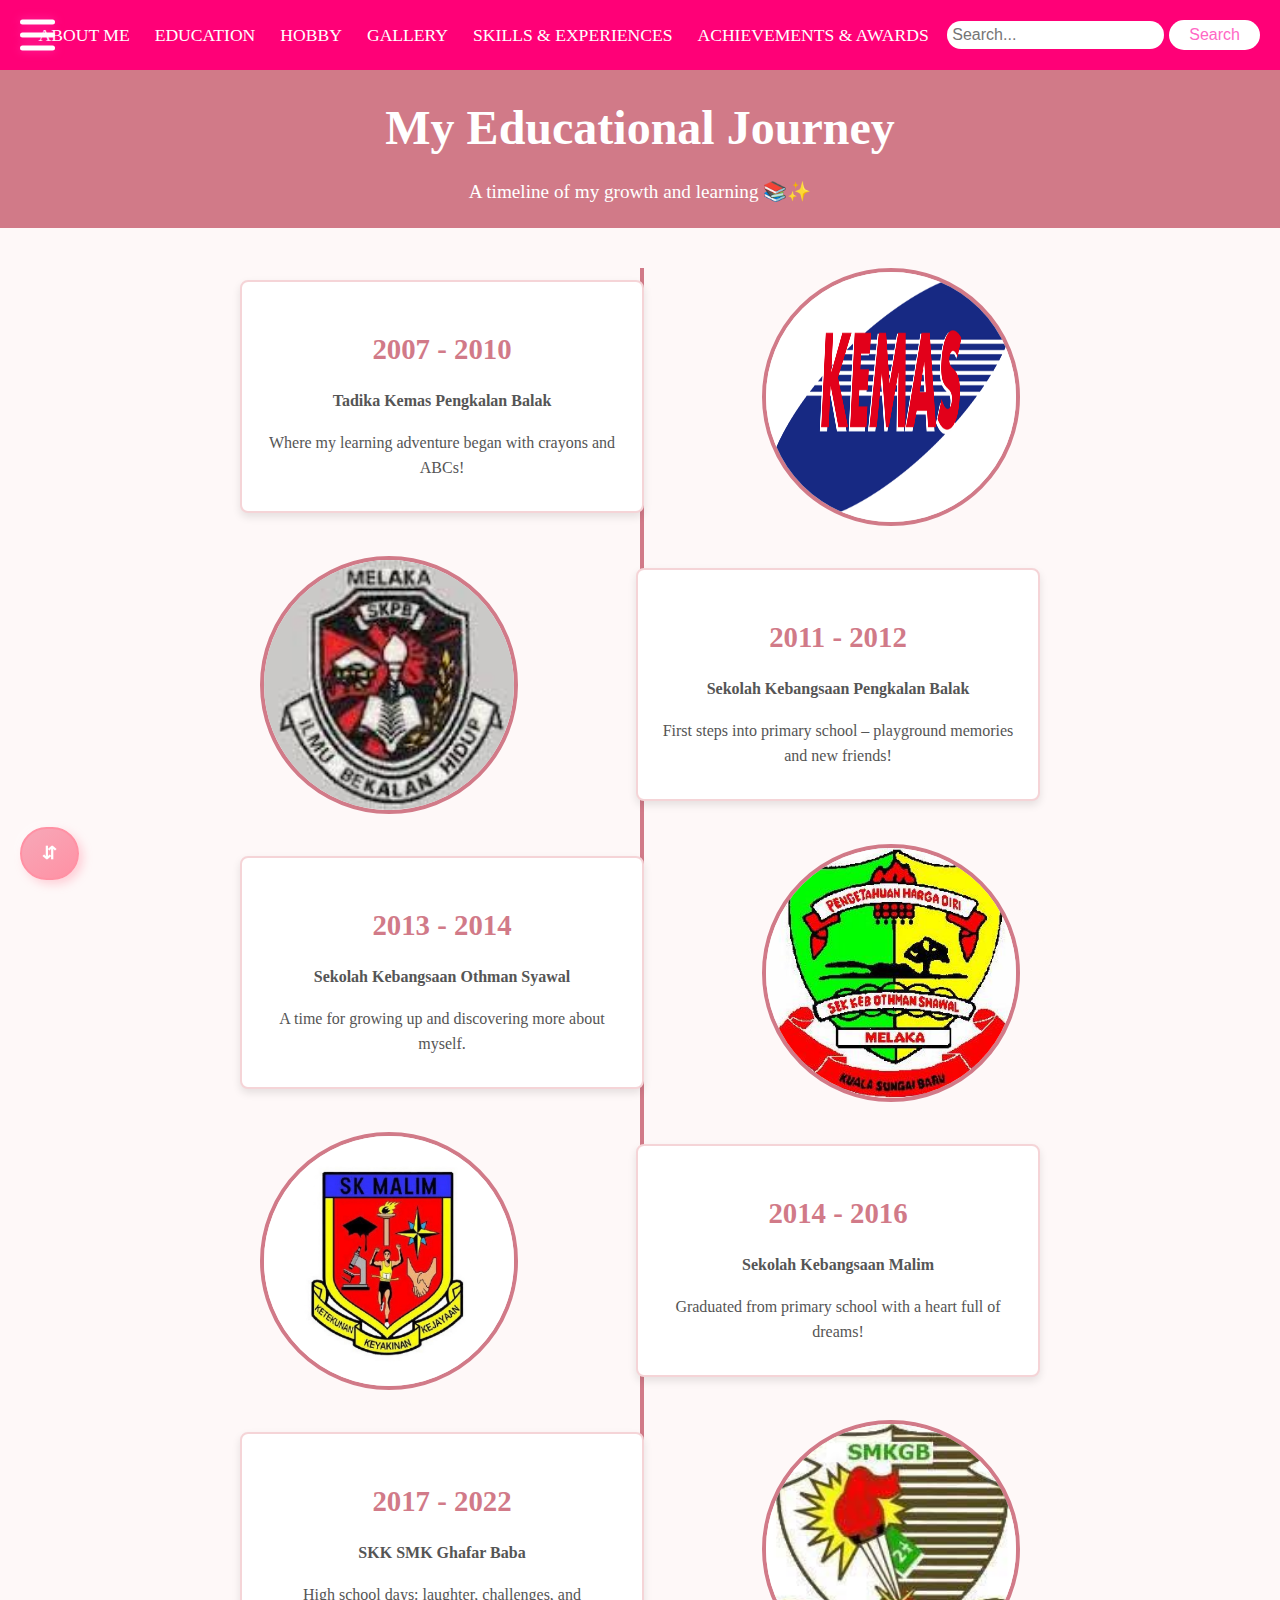
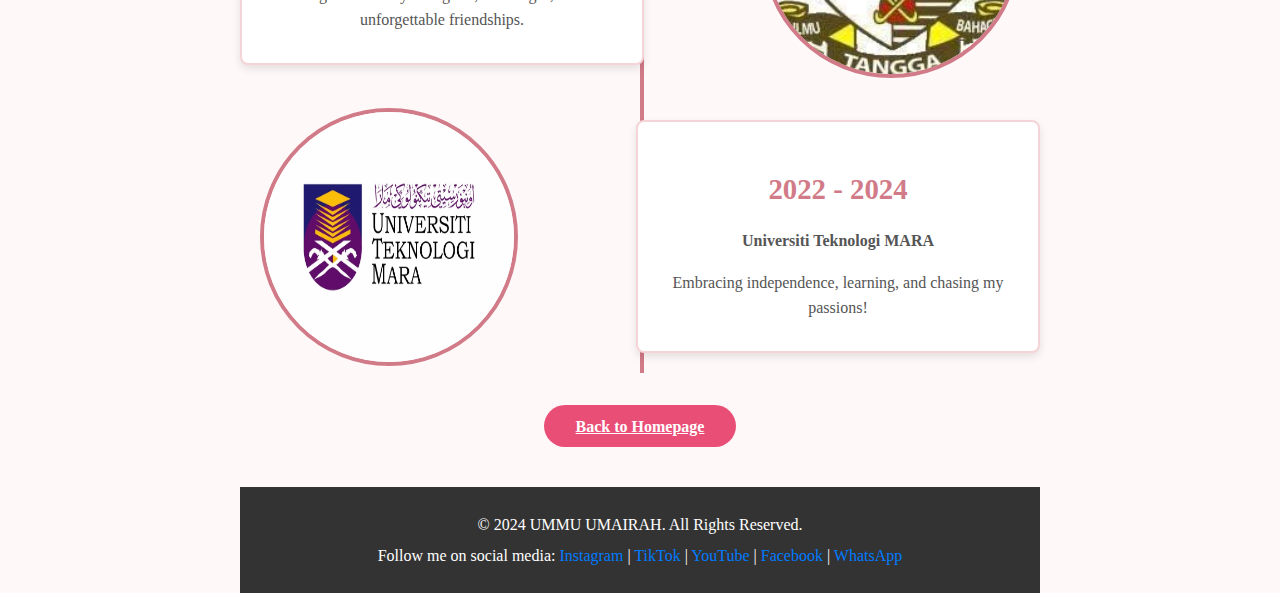
<file: EDUCATION.html>
<!DOCTYPE html>
<html lang="en">
<head>
    <meta charset="UTF-8">
    <meta name="viewport" content="width=device-width, initial-scale=1.0">
    <title>Educational Journey</title>
    <link rel="stylesheet" href="styles.css">
 

    <style>
        body {
    margin: 0;
    padding: 0;
    font-family: Georgia, 'Times New Roman';
    background-color: #fef8f8;
    color: #555;
    line-height: 1.6;
}

        header {
            background-color: #d17a88;
            color: white;
            text-align: center;
            padding: 20px 0;
            margin-bottom: 40px;
            font-family: Georgia, cursive;
        }

        header h1 {
            font-size: 3rem;
            margin: 0;
        }

        header p {
            font-size: 1.2rem;
            margin: 10px 0 0;
        }

        .top-box {
            display: flex;
            justify-content: space-between; 
            align-items: center; 
            background-color: #ff0077;
            padding: 20px;
            color: white;
            z-index: 1000;
            position: relative;
        
        }

        .top-box .options {
            flex-grow: 1; 
            display: flex;
            justify-content: center; 
            gap: 25px;
        }

        .top-box .options a {
            text-decoration: none;
            color: white;
            font-size: 1.1em;
            text-transform: uppercase;
            transition: all 0.3s;
        }

        .top-box .options a:hover {
            color: #000000;
        }

        .search-container {
            display: flex;
            align-items: center;
            gap: 10px;
            margin-left: auto;
        }

        .search-container input {
            padding: 5px;
            border: none;
            border-radius: 20px;
            font-size: 1.0em;
            outline: none;
        }

        .search-container button {
            background-color: #ffffff;
            color: #ff67c5;
            padding: 6px 20px;
            border: none;
            border-radius: 20px;
            font-size: 1.0em;
            cursor: pointer;
            margin-left: -5px;
        }

        .search-container button:hover {
            background-color: #ff60b8;
            color: white;
        }

         /* Suggestions List - Enhance with Smooth Transitions */
#suggestionBox {
    position: absolute;
    top: 60px; /* Adjust for proper placement */
    left: 10; 
    width: 110; /* Adjust to align with input */
    background-color: #ffffff;
    color: #000000;
    border-radius: 10px;
    box-shadow: 0 8px 16px rgba(0, 0, 0, 0.15);
    z-index: 100;
    font-size: 1em;
    padding: 10px;
    display: none;
}

.suggestion {
    padding: 12px 15px;
    cursor: pointer;
    font-family: "Arial", sans-serif;
    color: #333333;
    border-bottom: 1px solid #dddddd;
}

.suggestion:last-child {
    border-bottom: none;
}

.suggestion:hover {
    background-color: #ff67c5;
    color: white;
}

.no-results {
    padding: 15px;
    text-align: center;
    color: #ff4444;
    font-size: 0.9em;
    font-style: italic;
}

/* Search Button Enhancements */
.search-container button {
    transition: all 0.3s ease-in-out;
}

.search-container button:hover {
    box-shadow: 0 5px 10px rgba(0, 0, 0, 0.2);
}


        /* Coquette Hamburger Menu */
        .menu-container {
            position: absolute;  
            top: 50%;  
            left: 20px;  
            transform: translateY(-50%);
            z-index: 1000;  
            display: flex;
            flex-direction: column;
            gap: 8px;
            cursor: pointer;
            transition: 0.3s ease;
        }

        .menu-bar {
            width: 35px;
            height: 5px;
            background-color: #ffffff;
            border-radius: 10px;
            transition: 0.3s ease;
            box-shadow: 0 0 10px rgba(255, 86, 199, 0.5);
        }

        .navbar {
            position: fixed;
            top: 0;
            left: 0;
            height: 100%;
            width: 0;
            background-color: rgba(0, 0, 0, 0.9);
            overflow-x: hidden;
            transition: 0.5s;
            padding-top: 60px;
            display: flex;
            flex-direction: column;
            align-items: center;
            justify-content: center;
            z-index: 999;
        }

        .navbar a {
            color: #ffffff;
            text-decoration: none;
            font-size: 28px;
            padding: 15px 25px;
            margin: 10px 0;
            text-transform: uppercase;
            font-weight: bold;
            letter-spacing: 2px;
            transition: 0.3s;
        }

        .navbar a:hover {
            background-color: #ff60b8;
            color: #fff;
            border-radius: 25px;
            transform: scale(1.1);
        }

        .menu-container.active .menu-bar:nth-child(1) {
            transform: rotate(-45deg);
            position: absolute;
            top: 0;
        }

        .menu-container.active .menu-bar:nth-child(2) {
            opacity: 0;
        }

        .menu-container.active .menu-bar:nth-child(3) {
            transform: rotate(45deg);
            position: absolute;
            top: 0;
        }

        .navbar.active {
            width: 250px;
        }

        .timeline {
            max-width: 800px;
            margin: 0 auto;
            position: relative;
        }

        .timeline::before {
            content: '';
            position: absolute;
            width: 4px;
            background-color: #d17a88;
            top: 0;
            bottom: 0;
            left: 50%;
            margin-left: -2px;
        }

        .timeline-item {
            display: flex;
            justify-content: space-between;
            margin-bottom: 30px;
            align-items: center;
        }

        .timeline-item:nth-child(odd) {
            flex-direction: row-reverse;
        }

        .timeline-item-content {
            width: 45%;
            padding: 20px;
            background-color: #fff;
            border: 2px solid #f5d4d7;
            border-radius: 8px;
            box-shadow: 0 4px 8px rgba(0, 0, 0, 0.1);
            text-align: center;
            position: relative;
        }

        .timeline-item-content h2 {
            font-family: 'Dancing Script', cursive;
            font-size: 1.8rem;
            color: #d17a88;
            margin-bottom: 10px;
        }

        .timeline-item-content p {
            font-size: 1rem;
            margin-bottom: 10px;
        }

        .timeline-item img {
            width: 250px;
            height: 250px;
            object-fit: fill;
            border-radius: 50%;
            border: 4px solid #d17a88;
        }

        .timeline-item:nth-child(odd) .timeline-item-content::after {
            content: '';
            position: absolute;
            top: 20px;
            right: -10px;
            border-width: 10px;
            border-style: solid;
            border-color: transparent transparent transparent #fff;
        }

        .timeline-item:nth-child(even) .timeline-item-content::after {
            content: '';
            position: absolute;
            top: 20px;
            left: -10px;
            border-width: 10px;
            border-style: solid;
            border-color: transparent #fff transparent transparent;
        }

        .timeline-item:nth-child(odd) img {
            margin-right: 20px;
        }

        .timeline-item:nth-child(even) img {
            margin-left: 20px;
        }

        .timeline::before {
    content: '';
    position: absolute;
    width: 4px;
    background-color: #d17a88;
    top: 0;
    bottom: 220px; /* Pastikan garis berhenti 50px sebelum akhir timeline */
    left: 50%;
    margin-left: 0px;
}
          /* Back Button */
    .back-button {
      text-align: center;
      margin: 3rem 0;
    }

    .back-button a {
      padding: 0.8rem 2rem;
      background: #e94e77;
      color: #fff;
      border-radius: 25px;
      font-weight: 600;
      transition: background 0.3s ease;
    }

    .back-button a:hover {
      background: #c9375d;
    }

    

        /* Responsive Design */
        @media (max-width: 768px) {
            .name-container h2 {
                font-size: 6vw;
            }

            .main-content video {
                height: auto;
                width: 100%;
            }

            .cards-section {
                padding: 20px;
            }

            .card {
                width: 100%;
                height: 250px;
            }

            .overlay {
                font-size: 4vw;
            }

            .social-media {
                padding: 15px;
            }

            .social-icons img {
                width: 35px;
                height: 35px;
            }

            .contact-section h2 {
                font-size: 28px;
            }

            .contact-section p {
                font-size: 20px;
            }
        }

        @media (max-width: 480px) {
            .name-container h2 {
                font-size: 8vw;
            }

            .cards-section {
                padding: 10px;
            }

            .card {
                width: 100%;
                height: 220px;
            }

            .overlay {
                font-size: 5vw;
            }

        }
    </style>
</head>
<body>

    

    <div class="top-box">

        <div class="menu-container" onclick="toggleMenu()">
            <div class="menu-bar"></div>
            <div class="menu-bar"></div>
            <div class="menu-bar"></div>
        </div>

        <div class="options">
            <a href="ABOUTME.html">About Me</a>
            <a href="EDUCATION.html">Education</a>
            <a href="HOBBY.html">Hobby</a>
            <a href="GALLERY.html">Gallery</a>
            <a href="SKILLSANDEXPERIENCES.html">Skills & Experiences</a>
            <a href="ACHIEVEMENTSANDAWARDS.html">Achievements & Awards</a>
        </div>

        <div class="search-container">
        <input 
            type="text" 
            id="searchInput" 
            placeholder="Search..."
            onfocus="showSuggestionBox()" 
            onblur="hideSuggestionBox()"
            oninput="updateSuggestions()"
        >
        <button onclick="searchFunction()">Search</button>
        <div id="suggestionBox"></div>
    </div>
    
</div>
<!-- Search Results -->
<div class="search-results" id="searchResults"></div>

    <!-- Navbar (hidden initially) -->
    <div class="navbar" id="navbar">
        <a href="ABOUTME.html">About Me</a>
        <a href="EDUCATION.html">Education</a>
        <a href="HOBBY.html">Hobby</a>
        <a href="GALLERY.html">Gallery</a>
        <a href="SKILLSANDEXPERIENCES.html">Skills & Experiences</a>
        <a href="ACHIEVEMENTSANDAWARDS.html">Achievements & Awards</a>
    </div>

    <header>
        <h1>My Educational Journey</h1>
        <p>A timeline of my growth and learning 📚✨</p>
    </header>
    <div class="timeline">
        <!-- Item 1 -->
        <div class="timeline-item">
            <img src="kemas.png" alt="Tadika Kemas Photo">
            <div class="timeline-item-content">
                <h2>2007 - 2010</h2>
                <p><b>Tadika Kemas Pengkalan Balak</b></p>
                <p>Where my learning adventure began with crayons and ABCs!</p>
            </div>
        </div>

        <!-- Item 2 -->
        <div class="timeline-item">
            <img src="skpb.jpeg" alt="SK Pengkalan Balak Photo">
            <div class="timeline-item-content">
                <h2>2011 - 2012</h2>
                <p><b>Sekolah Kebangsaan Pengkalan Balak</b></p>
                <p>First steps into primary school – playground memories and new friends!</p>
            </div>
        </div>

        <!-- Item 3 -->
        <div class="timeline-item">
            <img src="skos.jpeg" alt="SK Othman Syawal Photo">
            <div class="timeline-item-content">
                <h2>2013 - 2014</h2>
                <p><b>Sekolah Kebangsaan Othman Syawal</b></p>
                <p>A time for growing up and discovering more about myself.</p>
            </div>
        </div>

        <!-- Item 4 -->
        <div class="timeline-item">
            <img src="skm.jpg" alt="SK Malim Photo">
            <div class="timeline-item-content">
                <h2>2014 - 2016</h2>
                <p><b>Sekolah Kebangsaan Malim</b></p>
                <p>Graduated from primary school with a heart full of dreams!</p>
            </div>
        </div>

        <!-- Item 5 -->
        <div class="timeline-item">
            <img src="smkgb.jpeg" alt="SMK Ghafar Baba Photo">
            <div class="timeline-item-content">
                <h2>2017 - 2022</h2>
                <p><b>SKK SMK Ghafar Baba</b></p>
                <p>High school days: laughter, challenges, and unforgettable friendships.</p>
            </div>
        </div>

        <!-- Item 6 -->
        <div class="timeline-item">
            <img src="uitm.webp" alt="UiTM Segamat Photo">
            <div class="timeline-item-content">
                <h2>2022 - 2024</h2>
                <p><b>Universiti Teknologi MARA</b></p>
                <p>Embracing independence, learning, and chasing my passions!</p>
            </div>
        </div>

          <!-- Back Button -->
  <div class="back-button">
    <a href="index.html">Back to Homepage</a>
  </div>

  <div class="scroll-button" onclick="toggleScroll()">
    ⇵
</div>

 

    <footer class="footer">
        <p>&copy; 2024 UMMU UMAIRAH. All Rights Reserved.</p>
        <p>Follow me on social media: 
            <a href="https://www.instagram.com/maaairahhh/" target="_blank">Instagram</a> |
            <a href="https://www.tiktok.com/@maaairahhh?_t=8r8PDiRqIxb&_r=1" target="_blank">TikTok</a> |
            <a href="https://www.youtube.com/@maaairahhh" target="_blank">YouTube</a> |
            <a href="https://www.facebook.com/ummu.umairah.378" target="_blank">Facebook</a> |
            <a href="https://wa.link/2l1uoy" target="_blank">WhatsApp</a>
        </p>
    </footer>

    <script>
        // JavaScript to toggle the hamburger menu
        function toggleMenu() {
            const menuContainer = document.querySelector('.menu-container');
            const navbar = document.getElementById('navbar');
            menuContainer.classList.toggle('active');  // Toggle hamburger icon
            navbar.classList.toggle('active');  // Toggle the navbar visibility
        }
        

    // Enhance search functionality with dynamic suggestions
    const searchableItems = [
        { name: "About Me", link: "ABOUTME.html" },
        { name: "Education", link: "EDUCATION.html" },
        { name: "Hobby", link: "HOBBY.html" },
        { name: "Gallery", link: "GALLERY.html" },
        { name: "Skills & Experience", link: "SKILLSANDEXPERIENCES.html" },
        { name: "Achievements & Awards", link: "ACHIEVEMENTSANDAWARDS.html" },
    ];
    
    const searchInput = document.getElementById("searchInput");
    const suggestionBox = document.getElementById("suggestionBox");
    
    // Show suggestion box when focused
    function showSuggestionBox() {
        suggestionBox.style.display = "block";
    }
    
    // Hide suggestion box when input is blurred
    function hideSuggestionBox() {
        setTimeout(() => (suggestionBox.style.display = "none"), 150); // Delay to allow click
    }
    
    // Update suggestions dynamically
    function updateSuggestions() {
        const query = searchInput.value.trim().toLowerCase();
        suggestionBox.innerHTML = "";
    
        if (!query) return; // Don't display suggestions if input is empty
    
        const matches = searchableItems.filter(item =>
            item.name.toLowerCase().includes(query)
        );
    
        if (matches.length > 0) {
            matches.forEach(match => {
                const suggestion = document.createElement("div");
                suggestion.className = "suggestion";
                suggestion.innerText = match.name;
                suggestion.onclick = () => (window.location.href = match.link);
                suggestionBox.appendChild(suggestion);
            });
        } else {
            suggestionBox.innerHTML = "<div class='no-results'>No matches found</div>";
        }
    }
    
    // Handle search button functionality
    function searchFunction() {
        const query = searchInput.value.trim().toLowerCase();
    
        if (!query) {
            alert("Please enter a search term!");
            return;
        }
    
        const match = searchableItems.find(item =>
            item.name.toLowerCase() === query
        );
    
        if (match) {
            window.location.href = match.link;
        } else {
            alert("No exact matches found! Try using suggestions.");
        }
    }
       // Scroll Button Functionality
       let scrollDirection = "down";

function toggleScroll() {
    if (scrollDirection === "down") {
        window.scrollTo({ top: document.body.scrollHeight, behavior: "smooth" });
        scrollDirection = "up";
    } else {
        window.scrollTo({ top: 0, behavior: "smooth" });
        scrollDirection = "down";
    }
}
    
    </script>
    

    </div>
</body>
</html>
</file>
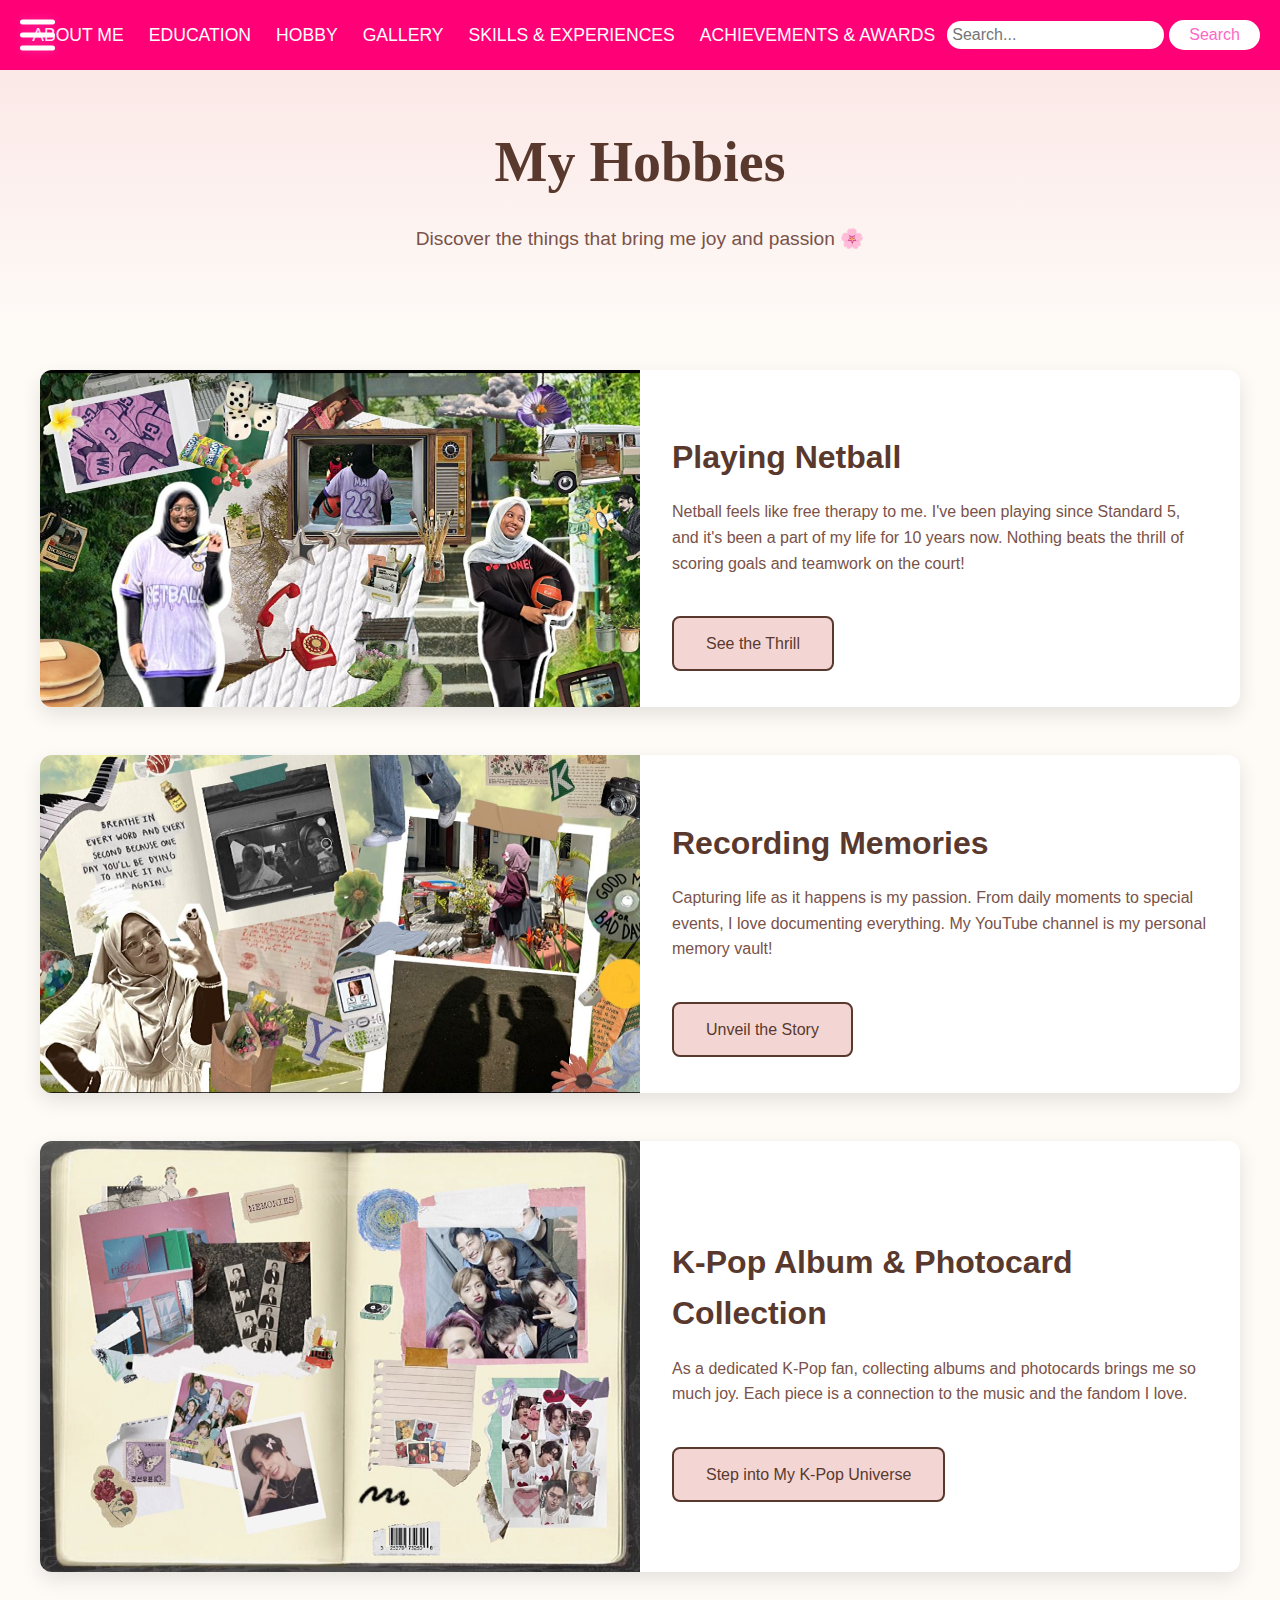
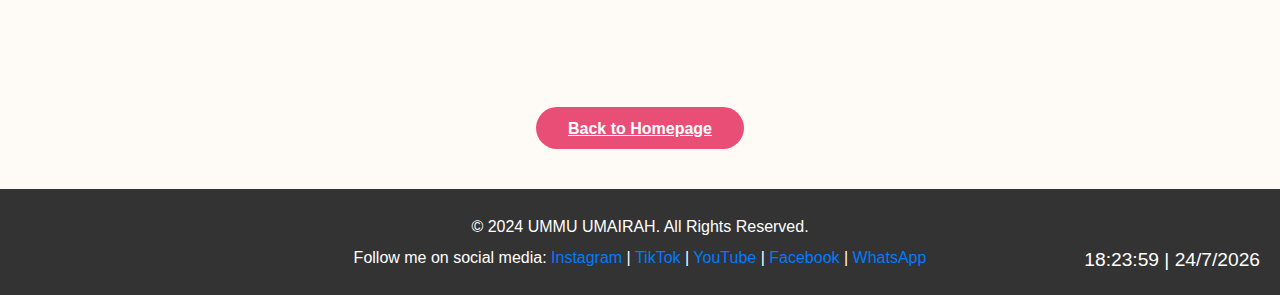
<file: HOBBY.html>
<!DOCTYPE html>
<html lang="en">
<head>
  <meta charset="UTF-8">
  <meta name="viewport" content="width=device-width, initial-scale=1.0">
  <title>My Hobbies</title>
  <link rel="stylesheet" href="styles.css">
  <style>
    /* General Reset */
    body {
      margin: 0;
      padding: 0;
      font-family: 'Poppins', sans-serif;
      background-color: #fefaf6;
      color: #3d3d3d;
      line-height: 1.6;
    }


    
        .top-box {
            display: flex;
            justify-content: space-between; 
            align-items: center; 
            background-color: #ff0077;
            padding: 20px;
            color: white;
            z-index: 1000;
            position: relative;
        
        }

        .top-box .options {
            flex-grow: 1; 
            display: flex;
            justify-content: center; 
            gap: 25px;
        }

        .top-box .options a {
            text-decoration: none;
            color: white;
            font-size: 1.1em;
            text-transform: uppercase;
            transition: all 0.3s;
        }

        .top-box .options a:hover {
            color: #000000;
        }

        .search-container {
            display: flex;
            align-items: center;
            gap: 10px;
            margin-left: auto;
        }

        .search-container input {
            padding: 5px;
            border: none;
            border-radius: 20px;
            font-size: 1.0em;
            outline: none;
        }

        .search-container button {
            background-color: #ffffff;
            color: #ff67c5;
            padding: 6px 20px;
            border: none;
            border-radius: 20px;
            font-size: 1.0em;
            cursor: pointer;
            margin-left: -5px;
        }

        .search-container button:hover {
            background-color: #ff60b8;
            color: white;
        }

         /* Suggestions List - Enhance with Smooth Transitions */
#suggestionBox {
    position: absolute;
    top: 60px; /* Adjust for proper placement */
    left: 10; 
    width: 110; /* Adjust to align with input */
    background-color: #ffffff;
    color: #000000;
    border-radius: 10px;
    box-shadow: 0 8px 16px rgba(0, 0, 0, 0.15);
    z-index: 100;
    font-size: 1em;
    padding: 10px;
    display: none;
}

.suggestion {
    padding: 12px 15px;
    cursor: pointer;
    font-family: "Arial", sans-serif;
    color: #333333;
    border-bottom: 1px solid #dddddd;
}

.suggestion:last-child {
    border-bottom: none;
}

.suggestion:hover {
    background-color: #ff67c5;
    color: white;
}

.no-results {
    padding: 15px;
    text-align: center;
    color: #ff4444;
    font-size: 0.9em;
    font-style: italic;
}

/* Search Button Enhancements */
.search-container button {
    transition: all 0.3s ease-in-out;
}

.search-container button:hover {
    box-shadow: 0 5px 10px rgba(0, 0, 0, 0.2);
}


        /* Coquette Hamburger Menu */
        .menu-container {
            position: absolute;  
            top: 50%;  
            left: 20px;  
            transform: translateY(-50%);
            z-index: 1000;  
            display: flex;
            flex-direction: column;
            gap: 8px;
            cursor: pointer;
            transition: 0.3s ease;
        }

        .menu-bar {
            width: 35px;
            height: 5px;
            background-color: #ffffff;
            border-radius: 10px;
            transition: 0.3s ease;
            box-shadow: 0 0 10px rgba(255, 86, 199, 0.5);
        }

        .navbar {
            position: fixed;
            top: 0;
            left: 0;
            height: 100%;
            width: 0;
            background-color: rgba(0, 0, 0, 0.9);
            overflow-x: hidden;
            transition: 0.5s;
            padding-top: 60px;
            display: flex;
            flex-direction: column;
            align-items: center;
            justify-content: center;
            z-index: 999;
        }

        .navbar a {
            color: #ffffff;
            text-decoration: none;
            font-size: 28px;
            padding: 15px 25px;
            margin: 10px 0;
            text-transform: uppercase;
            font-weight: bold;
            letter-spacing: 2px;
            transition: 0.3s;
        }

        .navbar a:hover {
            background-color: #ff60b8;
            color: #fff;
            border-radius: 25px;
            transform: scale(1.1);
        }

        .menu-container.active .menu-bar:nth-child(1) {
            transform: rotate(-45deg);
            position: absolute;
            top: 0;
        }

        .menu-container.active .menu-bar:nth-child(2) {
            opacity: 0;
        }

        .menu-container.active .menu-bar:nth-child(3) {
            transform: rotate(45deg);
            position: absolute;
            top: 0;
        }

        .navbar.active {
            width: 250px;
        }


    /* Header Section */
    header {
      background: linear-gradient(to bottom, #fbe8e7, #fefaf6);
      padding: 3rem 2rem;
      text-align: center;
      position: relative;
    }

    header h1 {
      font-size: 3.5rem;
      font-family: 'Playfair Display', serif;
      color: #59392d;
      margin: 0;
    }

    header p {
      font-size: 1.2rem;
      color: #7a5249;
      margin-top: 1rem;
    }

    header .cta-btn {
      margin-top: 2rem;
      display: inline-block;
      padding: 0.8rem 2rem;
      background: #e8bcbc;
      color: #fff;
      border: none;
      border-radius: 8px;
      font-size: 1rem;
      cursor: pointer;
      text-decoration: none;
      transition: background 0.3s ease;
    }

    header .cta-btn:hover {
      background: #d19494;
    }

    /* Hobby Sections */
    .hobby-section {
      padding: 3rem 2rem;
      max-width: 1200px;
      margin: 0 auto;
    }

    .hobby {
      display: flex;
      align-items: center;
      margin-bottom: 3rem;
      border-radius: 12px;
      box-shadow: 0 8px 20px rgba(0, 0, 0, 0.1);
      overflow: hidden;
      background-color: #ffffff;
    }

    .hobby img {
      width: 50%;
      height: auto;
      object-fit: cover;
    }

    .hobby-content {
      padding: 2rem;
      width: 50%;
    }

    .hobby-content h2 {
      font-size: 2rem;
      color: #59392d;
      margin-bottom: 1rem;
    }

    .hobby-content p {
      font-size: 1rem;
      color: #7a5249;
      margin-bottom: 1.5rem;
    }

    .hobby-content a {
      display: inline-block;
      margin-top: 1rem;
      padding: 0.8rem 2rem;
      background: #f3d6d4;
      color: #59392d;
      border: 2px solid #59392d;
      border-radius: 8px;
      text-decoration: none;
      font-size: 1rem;
      transition: all 0.3s ease;
      margin-right: 1rem;
    }

    .hobby-content a:hover {
      background: #e8bcbc;
      color: #ffffff;
    }

    .back-button {
      text-align: center;
      margin: 3rem 0;
    }

    .back-button a {
      padding: 0.8rem 2rem;
      background: #e94e77;
      color: #fff;
      border-radius: 25px;
      font-weight: 600;
      transition: background 0.3s ease;
    }

    .back-button a:hover {
      background: #c9375d;
    }

  

        /* Responsive Design */
        @media (max-width: 768px) {
            .name-container h2 {
                font-size: 6vw;
            }

            .main-content video {
                height: auto;
                width: 100%;
            }

            .cards-section {
                padding: 20px;
            }

            .card {
                width: 100%;
                height: 250px;
            }

            .overlay {
                font-size: 4vw;
            }

            .social-media {
                padding: 15px;
            }

            .social-icons img {
                width: 35px;
                height: 35px;
            }

            .contact-section h2 {
                font-size: 28px;
            }

            .contact-section p {
                font-size: 20px;
            }
        }

        @media (max-width: 480px) {
            .name-container h2 {
                font-size: 8vw;
            }

            .cards-section {
                padding: 10px;
            }

            .card {
                width: 100%;
                height: 220px;
            }

            .overlay {
                font-size: 5vw;
            }

        }
  </style>
</head>
<body>

  <div class="top-box">

    <div class="menu-container" onclick="toggleMenu()">
        <div class="menu-bar"></div>
        <div class="menu-bar"></div>
        <div class="menu-bar"></div>
    </div>

    <div class="options">
        <a href="ABOUTME.html">About Me</a>
        <a href="EDUCATION.html">Education</a>
        <a href="HOBBY.html">Hobby</a>
        <a href="GALLERY.html">Gallery</a>
        <a href="SKILLSANDEXPERIENCES.html">Skills & Experiences</a>
        <a href="ACHIEVEMENTSANDAWARDS.html">Achievements & Awards</a>
    </div>

    <div class="search-container">
    <input 
        type="text" 
        id="searchInput" 
        placeholder="Search..."
        onfocus="showSuggestionBox()" 
        onblur="hideSuggestionBox()"
        oninput="updateSuggestions()"
    >
    <button onclick="searchFunction()">Search</button>
    <div id="suggestionBox"></div>
</div>

</div>
<!-- Search Results -->
<div class="search-results" id="searchResults"></div>

<!-- Navbar (hidden initially) -->
<div class="navbar" id="navbar">
    <a href="ABOUTME.html">About Me</a>
    <a href="EDUCATION.html">Education</a>
    <a href="HOBBY.html">Hobby</a>
    <a href="GALLERY.html">Gallery</a>
    <a href="SKILLSANDEXPERIENCES.html">Skills & Experiences</a>
    <a href="ACHIEVEMENTSANDAWARDS.html">Achievements & Awards</a>
</div>


  <header>
    <h1>My Hobbies</h1>
    <p>Discover the things that bring me joy and passion 🌸</p>
  </header>

  <section id="hobbies" class="hobby-section">
    <!-- Hobby 1: Netball -->
    <div class="hobby">
      <img src="netball1.jpg" alt="Netball">
      <div class="hobby-content">
        <h2>Playing Netball</h2>
        <p>Netball feels like free therapy to me. I've been playing since Standard 5, and it's been a part of my life for 10 years now. Nothing beats the thrill of scoring goals and teamwork on the court!</p>
        <a href="netball.html">See the Thrill</a>
      </div>
    </div>

    <!-- Hobby 2: Recording Memories -->
    <div class="hobby">
      <img src="record.jpg" alt="Recording Memories">
      <div class="hobby-content">
        <h2>Recording Memories</h2>
        <p>Capturing life as it happens is my passion. From daily moments to special events, I love documenting everything. My YouTube channel is my personal memory vault!</p>
        <a href="recording memories.html">Unveil the Story</a>
       
      </div>
    </div>

    <!-- Hobby 3: K-Pop Collecting -->
    <div class="hobby">
      <img src="kpop.jpg" alt="K-Pop Collection">
      <div class="hobby-content">
        <h2>K-Pop Album & Photocard Collection</h2>
        <p>As a dedicated K-Pop fan, collecting albums and photocards brings me so much joy. Each piece is a connection to the music and the fandom I love.</p>
        <a href="kpopmerchcollector.html">Step into My K-Pop Universe</a>
        
      </div>
    </div>
  </section>

  <div class="back-button">
    <a href="index.html">Back to Homepage</a>
  </div>


    <footer class="footer">
        <p>&copy; 2024 UMMU UMAIRAH. All Rights Reserved.</p>
        <p>Follow me on social media: 
            <a href="https://www.instagram.com/maaairahhh/" target="_blank">Instagram</a> |
            <a href="https://www.tiktok.com/@maaairahhh?_t=8r8PDiRqIxb&_r=1" target="_blank">TikTok</a> |
            <a href="https://www.youtube.com/@maaairahhh" target="_blank">YouTube</a> |
            <a href="https://www.facebook.com/ummu.umairah.378" target="_blank">Facebook</a> |
            <a href="https://wa.link/2l1uoy" target="_blank">WhatsApp</a>
        </p>
        <div id="clock" class="footer-clock">
    </footer>

    <script>
      // JavaScript to toggle the hamburger menu
      function toggleMenu() {
          const menuContainer = document.querySelector('.menu-container');
          const navbar = document.getElementById('navbar');
          menuContainer.classList.toggle('active');  // Toggle hamburger icon
          navbar.classList.toggle('active');  // Toggle the navbar visibility
      }
      

  // Enhance search functionality with dynamic suggestions
  const searchableItems = [
      { name: "About Me", link: "ABOUTME.html" },
      { name: "Education", link: "EDUCATION.html" },
      { name: "Hobby", link: "HOBBY.html" },
      { name: "Gallery", link: "GALLERY.html" },
      { name: "Skills & Experience", link: "SKILLSANDEXPERIENCES.html" },
      { name: "Achievements & Awards", link: "ACHIEVEMENTSANDAWARDS.html" },
  ];
  
  const searchInput = document.getElementById("searchInput");
  const suggestionBox = document.getElementById("suggestionBox");
  
  // Show suggestion box when focused
  function showSuggestionBox() {
      suggestionBox.style.display = "block";
  }
  
  // Hide suggestion box when input is blurred
  function hideSuggestionBox() {
      setTimeout(() => (suggestionBox.style.display = "none"), 150); // Delay to allow click
  }
  
  // Update suggestions dynamically
  function updateSuggestions() {
      const query = searchInput.value.trim().toLowerCase();
      suggestionBox.innerHTML = "";
  
      if (!query) return; // Don't display suggestions if input is empty
  
      const matches = searchableItems.filter(item =>
          item.name.toLowerCase().includes(query)
      );
  
      if (matches.length > 0) {
          matches.forEach(match => {
              const suggestion = document.createElement("div");
              suggestion.className = "suggestion";
              suggestion.innerText = match.name;
              suggestion.onclick = () => (window.location.href = match.link);
              suggestionBox.appendChild(suggestion);
          });
      } else {
          suggestionBox.innerHTML = "<div class='no-results'>No matches found</div>";
      }
  }
  
  // Handle search button functionality
  function searchFunction() {
      const query = searchInput.value.trim().toLowerCase();
  
      if (!query) {
          alert("Please enter a search term!");
          return;
      }
  
      const match = searchableItems.find(item =>
          item.name.toLowerCase() === query
      );
  
      if (match) {
          window.location.href = match.link;
      } else {
          alert("No exact matches found! Try using suggestions.");
      }
  }
  function updateClock() {
    const clockElement = document.getElementById('clock');
    const currentDate = new Date();

    const hours = currentDate.getHours().toString().padStart(2, '0');
    const minutes = currentDate.getMinutes().toString().padStart(2, '0');
    const seconds = currentDate.getSeconds().toString().padStart(2, '0');

    const day = currentDate.getDate();
    const month = currentDate.getMonth() + 1; // Months are zero-based in JavaScript
    const year = currentDate.getFullYear();

    // Format the clock as HH:MM:SS and Date as DD/MM/YYYY
    clockElement.innerHTML = `${hours}:${minutes}:${seconds} | ${day}/${month}/${year}`;
}

// Update the clock every second
setInterval(updateClock, 1000);

// Initialize the clock when the page loads
updateClock();

  </script>
  
</body>
</html>
</file>
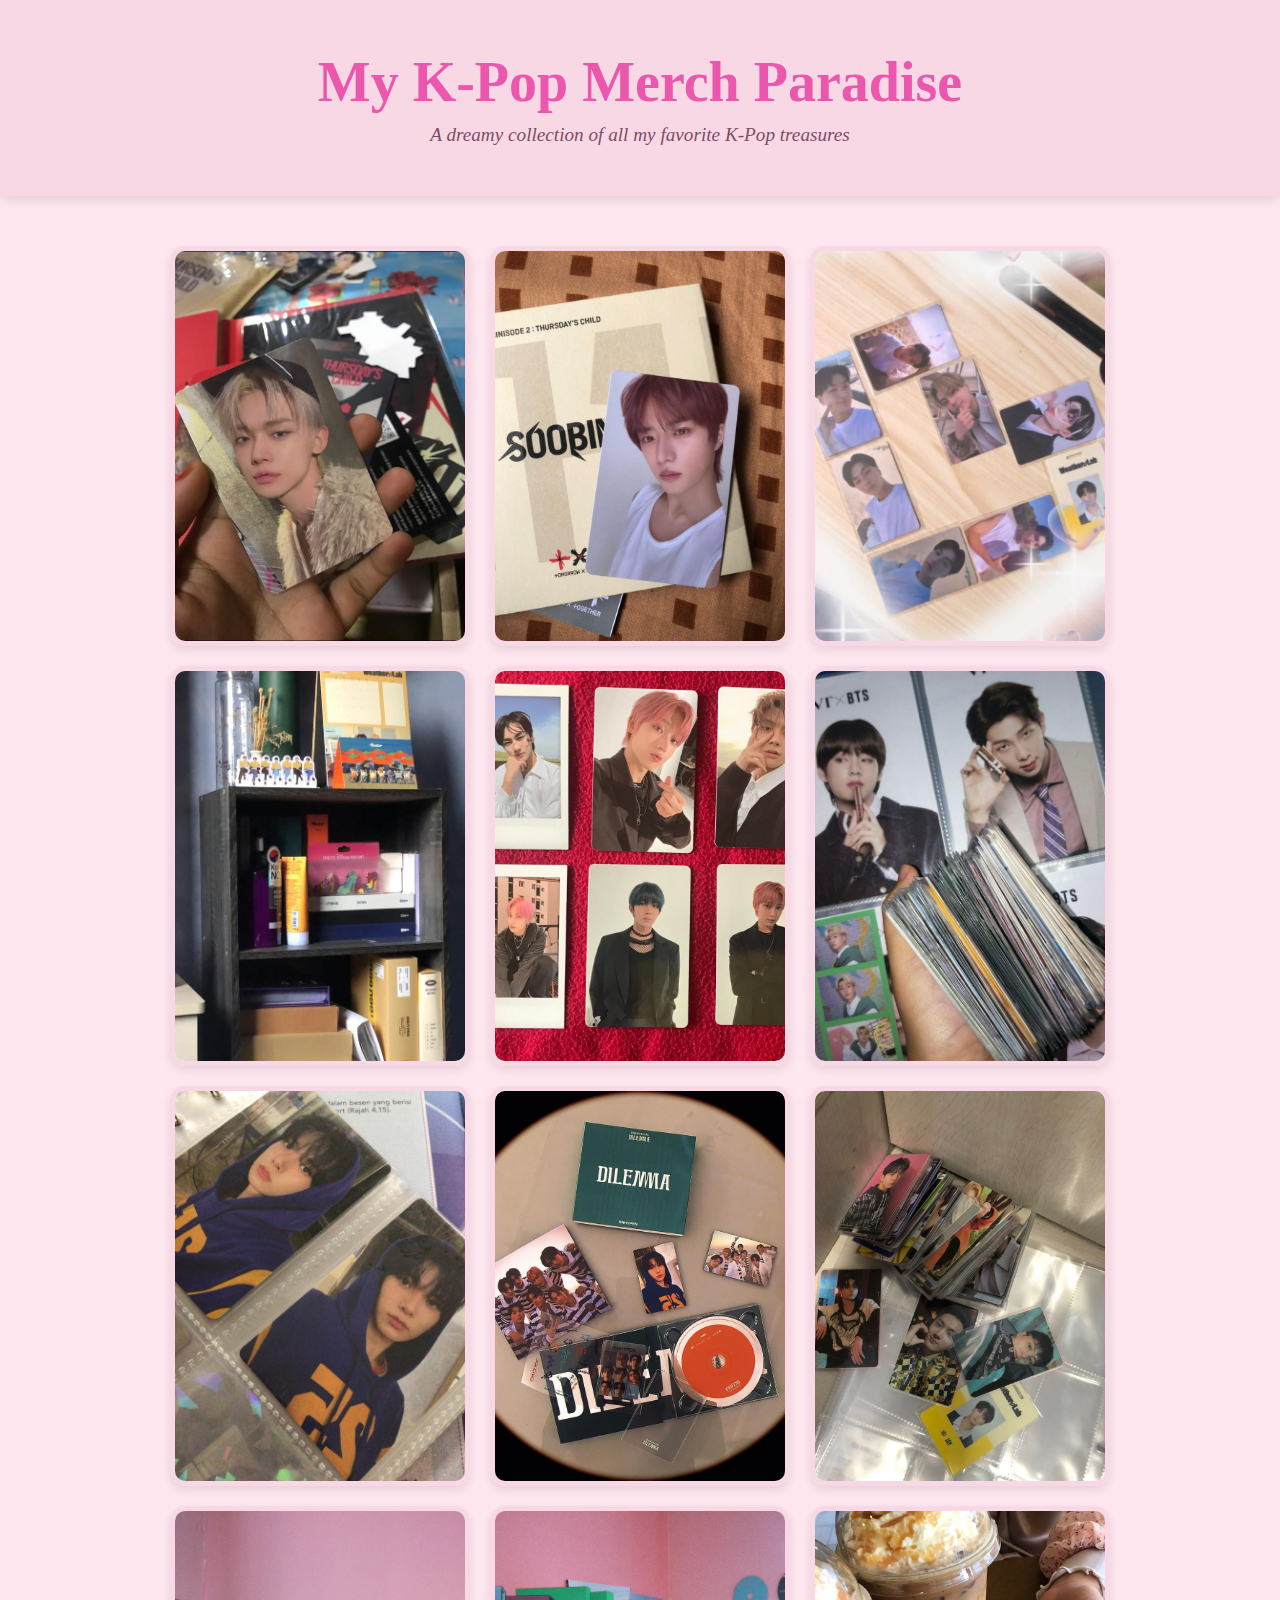
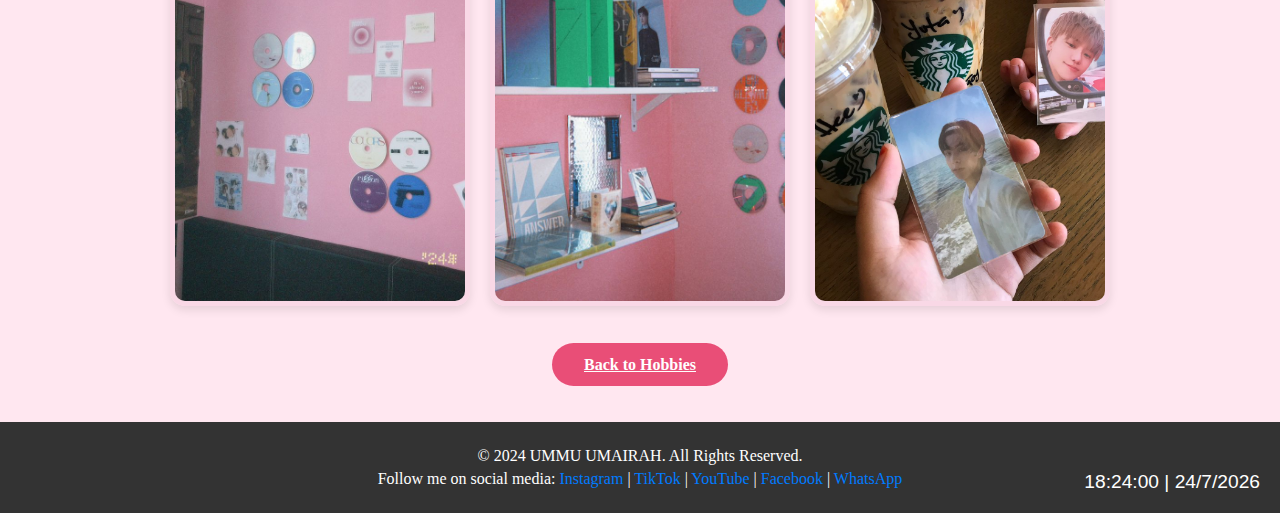
<file: kpopmerchcollector.html>
<!DOCTYPE html>
<html lang="en">
<head>
    <meta charset="UTF-8">
    <meta name="viewport" content="width=device-width, initial-scale=1.0">
    <title>My K-Pop Merch</title>
    <link rel="stylesheet" href="styles.css">
    <style>
        /* General Reset */
        * {
            margin: 0;
            padding: 0;
            box-sizing: border-box;
        }

        body {
            font-family: 'Georgia', serif;
            background-color: #ffe7f0; /* Soft pink background */
            color: #fd4ab0; /* Muted plum for text */
        }

        .header {
            text-align: center;
            padding: 50px 20px;
            background-color: #f9d8e6; /* Slightly darker pink for header section */
            box-shadow: 0px 4px 10px rgba(0, 0, 0, 0.1);
        }

        .header h1 {
            font-size: 3.5em;
            color: #ec57ae; /* Plum pink */
            margin-bottom: 10px;
        }

        .header p {
            font-size: 1.2em;
            font-style: italic;
            color: #7e4c63;
        }

        .gallery {
            display: flex;
            justify-content: center;
            align-items: center;
            flex-wrap: wrap;
            gap: 20px;
            margin: 50px auto;
            padding: 0 20px;
            max-width: 1200px;
        }

        .gallery img {
            width: 300px;
            height: 400px;
            object-fit: cover;
            border: 5px solid #f9d8e6; /* Soft pink border */
            border-radius: 15px;
            box-shadow: 0px 4px 10px rgba(0, 0, 0, 0.1);
            transition: transform 0.3s ease, box-shadow 0.3s ease;
        }

        .gallery img:hover {
            transform: scale(1.05); /* Subtle zoom on hover */
            box-shadow: 0px 6px 15px rgba(0, 0, 0, 0.2);
        }
/* Back Button */
.back-button {
      text-align: center;
      margin: 3rem 0;
    }

    .back-button a {
      padding: 0.8rem 2rem;
      background: #e94e77;
      color: #fff;
      border-radius: 25px;
      font-weight: 600;
      transition: background 0.3s ease;
    }

    .back-button a:hover {
      background: #c9375d;
    }


        /* Responsive Design */
        @media (max-width: 768px) {
            .name-container h2 {
                font-size: 6vw;
            }

            .main-content video {
                height: auto;
                width: 100%;
            }

            .cards-section {
                padding: 20px;
            }

            .card {
                width: 100%;
                height: 250px;
            }

            .overlay {
                font-size: 4vw;
            }

            .social-media {
                padding: 15px;
            }

            .social-icons img {
                width: 35px;
                height: 35px;
            }

            .contact-section h2 {
                font-size: 28px;
            }

            .contact-section p {
                font-size: 20px;
            }
        }

        @media (max-width: 480px) {
            .name-container h2 {
                font-size: 8vw;
            }

            .cards-section {
                padding: 10px;
            }

            .card {
                width: 100%;
                height: 220px;
            }

            .overlay {
                font-size: 5vw;
            }

        }
    </style>
</head>
<body>
    <div class="header">
        <h1>My K-Pop Merch Paradise</h1>
        <p>A dreamy collection of all my favorite K-Pop treasures</p>
    </div>

    <div class="gallery">
        <!-- Add your image URLs here -->
        <img src="merch1.jpg" alt="K-Pop Merch 1">
        <img src="merch2.jpg" alt="K-Pop Merch 2">
        <img src="merch3.jpg" alt="K-Pop Merch 3">
        <img src="merch4.jpg" alt="K-Pop Merch 1">
        <img src="merch5.jpg" alt="K-Pop Merch 2">
        <img src="merch6.jpg" alt="K-Pop Merch 3">
        <img src="merch7.jpg" alt="K-Pop Merch 1">
        <img src="merch8.jpg" alt="K-Pop Merch 2">
        <img src="merch9.jpg" alt="K-Pop Merch 3">
        <img src="merch10.jpg" alt="K-Pop Merch 1">
        <img src="merch11.jpg" alt="K-Pop Merch 2">
        <img src="merch12.jpg" alt="K-Pop Merch 3">
    </div>

  <!-- Back Button -->
  <div class="back-button">
    <a href="HOBBY.html">Back to Hobbies</a>
  </div>

  <footer class="footer">
    <p>&copy; 2024 UMMU UMAIRAH. All Rights Reserved.</p>
    <p>Follow me on social media: 
        <a href="https://www.instagram.com/maaairahhh/" target="_blank">Instagram</a> |
        <a href="https://www.tiktok.com/@maaairahhh?_t=8r8PDiRqIxb&_r=1" target="_blank">TikTok</a> |
        <a href="https://www.youtube.com/@maaairahhh" target="_blank">YouTube</a> |
        <a href="https://www.facebook.com/ummu.umairah.378" target="_blank">Facebook</a> |
        <a href="https://wa.link/2l1uoy" target="_blank">WhatsApp</a>
    </p>
    <div id="clock" class="footer-clock">
</footer>

<script>
    function updateClock() {
      const clockElement = document.getElementById('clock');
      const currentDate = new Date();
  
      const hours = currentDate.getHours().toString().padStart(2, '0');
      const minutes = currentDate.getMinutes().toString().padStart(2, '0');
      const seconds = currentDate.getSeconds().toString().padStart(2, '0');
  
      const day = currentDate.getDate();
      const month = currentDate.getMonth() + 1; // Months are zero-based in JavaScript
      const year = currentDate.getFullYear();
  
      // Format the clock as HH:MM:SS and Date as DD/MM/YYYY
      clockElement.innerHTML = `${hours}:${minutes}:${seconds} | ${day}/${month}/${year}`;
  }
  
  // Update the clock every second
  setInterval(updateClock, 1000);
  
  // Initialize the clock when the page loads
  updateClock();
</script>  

</body>
</html>
</file>
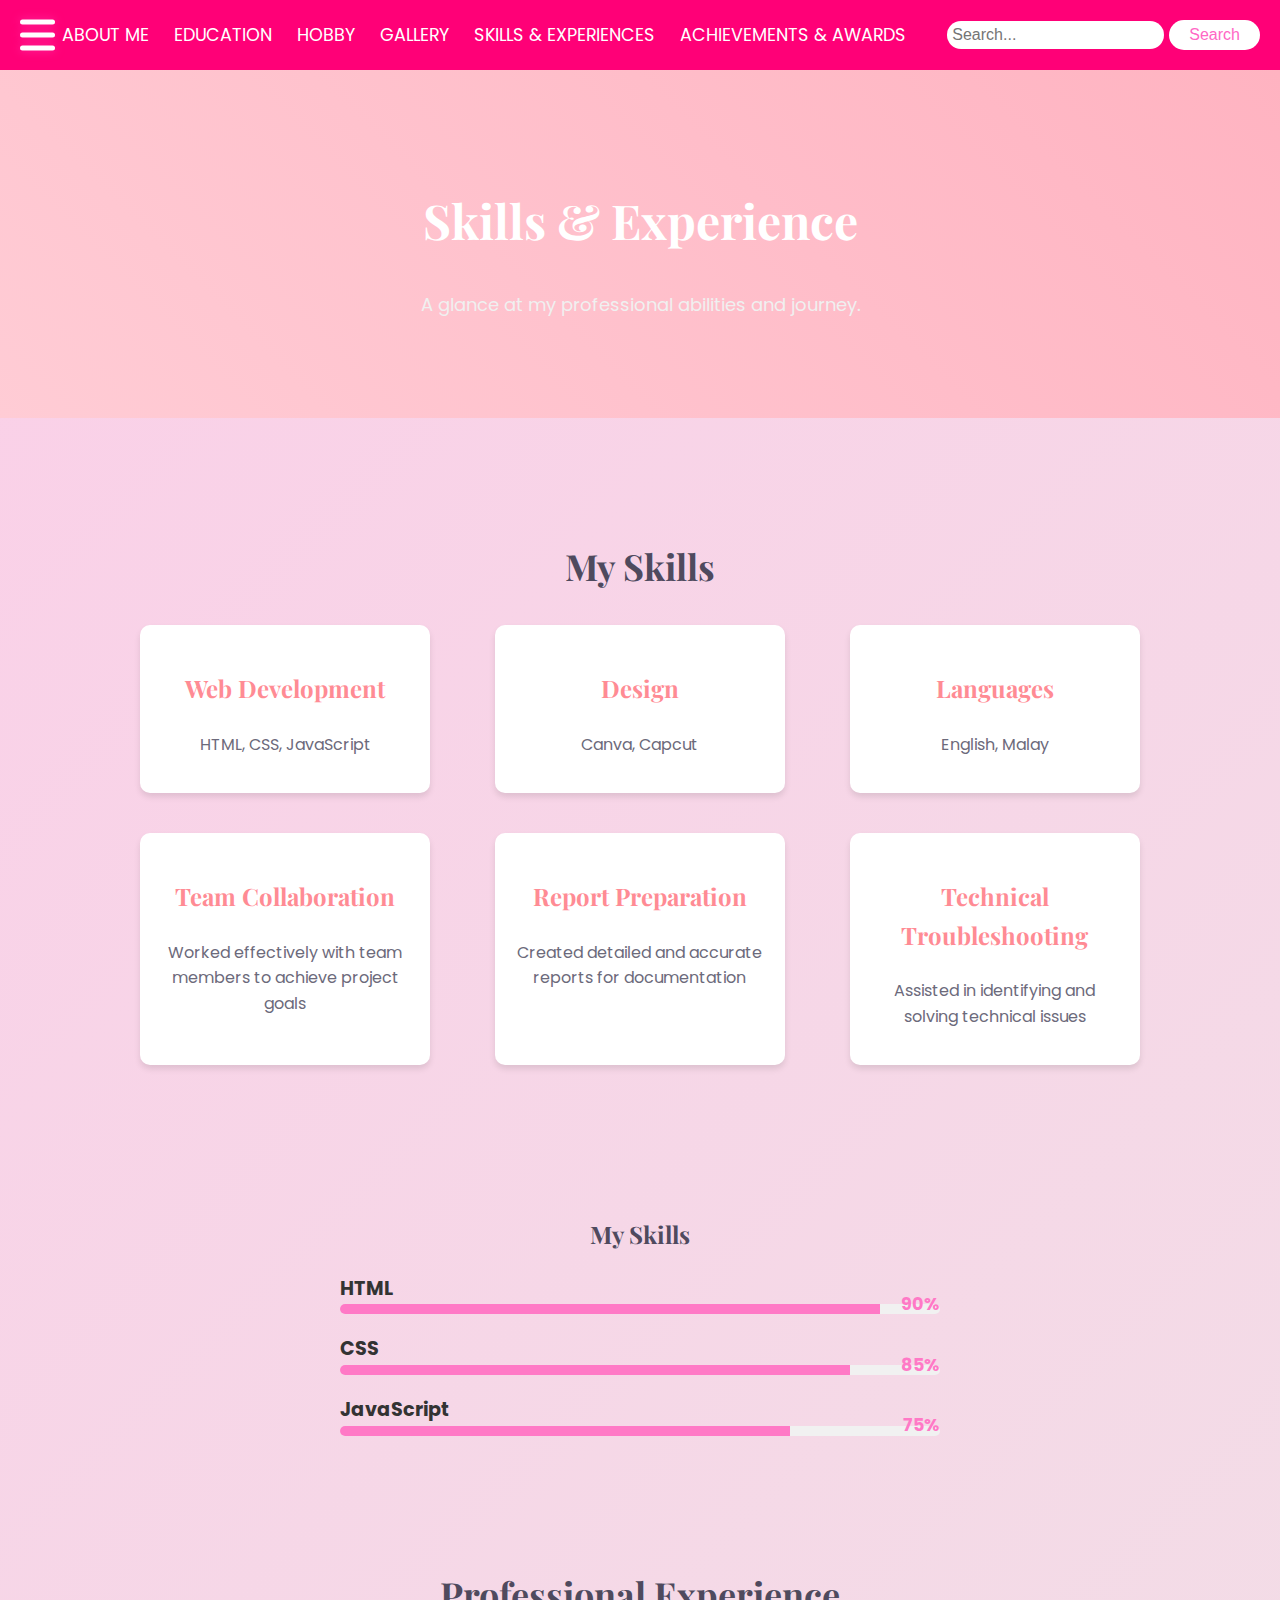
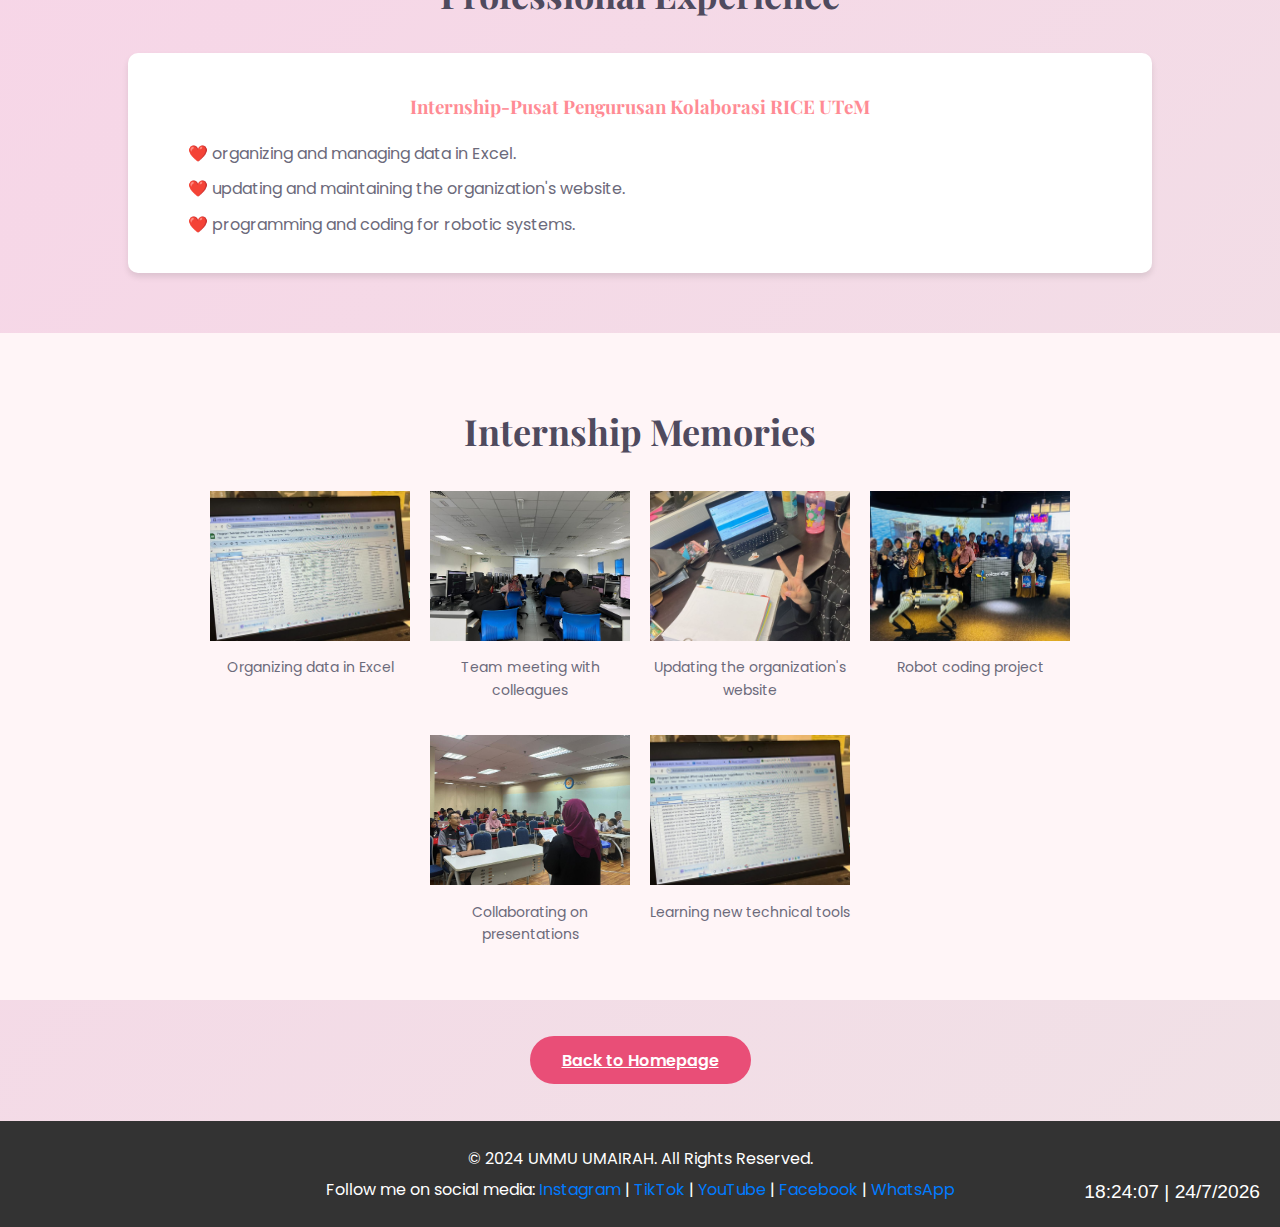
<file: SKILLSANDEXPERIENCES.html>
<!DOCTYPE html>
<html lang="en">
<head>
    <meta charset="UTF-8">
    <meta name="viewport" content="width=device-width, initial-scale=1.0">
    <meta http-equiv="X-UA-Compatible" content="ie=edge">
    <title>Skills & Experience</title>
    <link href="https://fonts.googleapis.com/css2?family=Playfair+Display&family=Poppins:wght@300;400&display=swap" rel="stylesheet">
    <link rel="stylesheet" href="styles.css">
    
    <style>
    body{
        margin: 0;
        padding: 0;
        box-sizing: border-box;
    }
    
    body {
        font-family: 'Poppins', sans-serif;
        background: linear-gradient(135deg, #fbcfe8, #f0e1e6);
        color: #333;
        line-height: 1.6;
    }

    
    .top-box {
            display: flex;
            justify-content: space-between; 
            align-items: center; 
            background-color: #ff0077;
            padding: 20px;
            color: white;
            z-index: 1000;
            position: relative;
        
        }

        .top-box .options {
            flex-grow: 1; 
            display: flex;
            justify-content: center; 
            gap: 25px;
        }

        .top-box .options a {
            text-decoration: none;
            color: white;
            font-size: 1.1em;
            text-transform: uppercase;
            transition: all 0.3s;
        }

        .top-box .options a:hover {
            color: #000000;
        }

        .search-container {
            display: flex;
            align-items: center;
            gap: 10px;
            margin-left: auto;
        }

        .search-container input {
            padding: 5px;
            border: none;
            border-radius: 20px;
            font-size: 1.0em;
            outline: none;
        }

        .search-container button {
            background-color: #ffffff;
            color: #ff67c5;
            padding: 6px 20px;
            border: none;
            border-radius: 20px;
            font-size: 1.0em;
            cursor: pointer;
            margin-left: -5px;
        }

        .search-container button:hover {
            background-color: #ff60b8;
            color: white;
        }

         /* Suggestions List - Enhance with Smooth Transitions */
#suggestionBox {
    position: absolute;
    top: 60px; /* Adjust for proper placement */
    left: 10; 
    width: 110; /* Adjust to align with input */
    background-color: #ffffff;
    color: #000000;
    border-radius: 10px;
    box-shadow: 0 8px 16px rgba(0, 0, 0, 0.15);
    z-index: 100;
    font-size: 1em;
    padding: 10px;
    display: none;
}

.suggestion {
    padding: 12px 15px;
    cursor: pointer;
    font-family: "Arial", sans-serif;
    color: #333333;
    border-bottom: 1px solid #dddddd;
}

.suggestion:last-child {
    border-bottom: none;
}

.suggestion:hover {
    background-color: #ff67c5;
    color: white;
}

.no-results {
    padding: 15px;
    text-align: center;
    color: #ff4444;
    font-size: 0.9em;
    font-style: italic;
}

/* Search Button Enhancements */
.search-container button {
    transition: all 0.3s ease-in-out;
}

.search-container button:hover {
    box-shadow: 0 5px 10px rgba(0, 0, 0, 0.2);
}


        /* Coquette Hamburger Menu */
        .menu-container {
            position: absolute;  
            top: 50%;  
            left: 20px;  
            transform: translateY(-50%);
            z-index: 1000;  
            display: flex;
            flex-direction: column;
            gap: 8px;
            cursor: pointer;
            transition: 0.3s ease;
        }

        .menu-bar {
            width: 35px;
            height: 5px;
            background-color: #ffffff;
            border-radius: 10px;
            transition: 0.3s ease;
            box-shadow: 0 0 10px rgba(255, 86, 199, 0.5);
        }

        .navbar {
            position: fixed;
            top: 0;
            left: 0;
            height: 100%;
            width: 0;
            background-color: rgba(0, 0, 0, 0.9);
            overflow-x: hidden;
            transition: 0.5s;
            padding-top: 60px;
            display: flex;
            flex-direction: column;
            align-items: center;
            justify-content: center;
            z-index: 999;
        }

        .navbar a {
            color: #ffffff;
            text-decoration: none;
            font-size: 28px;
            padding: 15px 25px;
            margin: 10px 0;
            text-transform: uppercase;
            font-weight: bold;
            letter-spacing: 2px;
            transition: 0.3s;
        }

        .navbar a:hover {
            background-color: #ff60b8;
            color: #fff;
            border-radius: 25px;
            transform: scale(1.1);
        }

        .menu-container.active .menu-bar:nth-child(1) {
            transform: rotate(-45deg);
            position: absolute;
            top: 0;
        }

        .menu-container.active .menu-bar:nth-child(2) {
            opacity: 0;
        }

        .menu-container.active .menu-bar:nth-child(3) {
            transform: rotate(45deg);
            position: absolute;
            top: 0;
        }

        .navbar.active {
            width: 250px;
        }

    h1, h2, h3 {
        font-family: 'Playfair Display', serif;
        color: #4f4a5e;
    }
    
    .hero {
        background: linear-gradient(45deg, #ffccd5, #ffb3c1);
        padding: 80px 20px;
        text-align: center;
    }
    
    .hero-title {
        font-size: 48px;
        color: #fff;
    }
    
    .subtitle {
        font-size: 18px;
        color: #f0f0f0;
        margin-top: 10px;
    }
    
    .container {
        width: 80%;
        margin: 0 auto;
    }
    
    .skills, .experience {
        padding: 40px 0;
        text-align: center;
    }
    
    .section-title {
        font-size: 36px;
        margin-bottom: 30px;
    }
    
    .skill-list {
        display: flex;
        justify-content: space-around;
        gap: 40px;
        flex-wrap: wrap;
    }
    
    .skill-item {
        background: #fff;
        padding: 20px;
        width: 250px;
        border-radius: 10px;
        box-shadow: 0 4px 6px rgba(0, 0, 0, 0.1);
        transition: transform 0.3s ease;
    }
    
    .skill-item:hover {
        transform: scale(1.05);
    }
    
    .skill-item h3 {
        font-size: 24px;
        color: #ff8b94;
    }
    
    .skill-item p {
        font-size: 16px;
        color: #6c6a7b;
    }

    .skills {
        margin-top: 50px;
        text-align: center;
    }

    .progress-bar {
        margin: 20px 0;
        position: relative;
        width: 80%;
        max-width: 600px;
        margin-left: auto;
        margin-right: auto;
    }

    .progress {
        background-color: #f1f1f1;
        border-radius: 8px;
        overflow: hidden;
        height: 10px;
    }

    .progress-bar-fill {
        background-color: #ff79c6;
        height: 100%;
        transition: width 0.4s ease-in-out;
    }

    span {
        font-size: 1.2rem;
        color: #333;
        display: block;
        margin-top: 10px;
    }

    .percent {
        position: absolute;
        right: 0;
        top: 50%;
        transform: translateY(-50%);
        font-size: 1.1rem;
        font-weight: bold;
        color: #ff79c6;
    }

    .progress-bar span:first-child {
        text-align: left;
        position: relative;
        font-size: 1.2rem;
        font-weight: bold;
        color: #333;
    }

    
    .experience-item {
        background: #fff;
        padding: 20px;
        margin-bottom: 20px;
        border-radius: 10px;
        box-shadow: 0 4px 6px rgba(0, 0, 0, 0.1);
    }
    
    .experience-item h3 {
        color: #ff8b94;
    }
    
    .role-date {
        font-size: 14px;
        color: #b8b7b7;
        margin-bottom: 10px;
    }
    
    ul {
        list-style-type: none;
        text-align: left;
        font-size: 16px;
        color: #6c6a7b;
    }
    
    ul li {
        margin-bottom: 10px;
    }

    .internship-gallery {
    padding: 40px 0;
    background: #fff5f7;
    text-align: center;
}

.gallery {
    display: flex;
    flex-wrap: wrap;
    justify-content: center;
    gap: 20px;
}

.gallery-item {
    width: 200px;
    text-align: center;
}

.gallery-item img {
    width: 100%; /* Makes the image width flexible */
    height: 150px; /* Keeps height fixed */
    object-fit: cover;
    max-width: 200px; /* Ensures images don't grow too large */
}

.gallery-item img:hover {
    transform: scale(1.05);
}

.gallery-item p {
    font-size: 14px;
    color: #6c6a7b;
    margin-top: 8px;
}
  /* Back Button */
  .back-button {
      text-align: center;
      margin: 3rem 0;
    }

    .back-button a {
      padding: 0.8rem 2rem;
      background: #e94e77;
      color: #fff;
      border-radius: 25px;
      font-weight: 600;
      transition: background 0.3s ease;
    }

    .back-button a:hover {
      background: #c9375d;
    }
    
   

        /* Responsive Design */
        @media (max-width: 768px) {
            .name-container h2 {
                font-size: 6vw;
            }

            .main-content video {
                height: auto;
                width: 100%;
            }

            .cards-section {
                padding: 20px;
            }

            .card {
                width: 100%;
                height: 250px;
            }

            .overlay {
                font-size: 4vw;
            }

            .social-media {
                padding: 15px;
            }

            .social-icons img {
                width: 35px;
                height: 35px;
            }

            .contact-section h2 {
                font-size: 28px;
            }

            .contact-section p {
                font-size: 20px;
            }
        }

        @media (max-width: 480px) {
            .name-container h2 {
                font-size: 8vw;
            }

            .cards-section {
                padding: 10px;
            }

            .card {
                width: 100%;
                height: 220px;
            }

            .overlay {
                font-size: 5vw;
            }

        }
        
        html {
            scroll-behavior: smooth;
        }
</style>
</head>
<body>

    
  <div class="top-box">

    <div class="menu-container" onclick="toggleMenu()">
        <div class="menu-bar"></div>
        <div class="menu-bar"></div>
        <div class="menu-bar"></div>
    </div>

    <div class="options">
        <a href="ABOUTME.html">About Me</a>
        <a href="EDUCATION.html">Education</a>
        <a href="HOBBY.html">Hobby</a>
        <a href="GALLERY.html">Gallery</a>
        <a href="SKILLSANDEXPERIENCES.html">Skills & Experiences</a>
        <a href="ACHIEVEMENTSANDAWARDS.html">Achievements & Awards</a>
    </div>

    <div class="search-container">
    <input 
        type="text" 
        id="searchInput" 
        placeholder="Search..."
        onfocus="showSuggestionBox()" 
        onblur="hideSuggestionBox()"
        oninput="updateSuggestions()"
    >
    <button onclick="searchFunction()">Search</button>
    <div id="suggestionBox"></div>
</div>

</div>
<!-- Search Results -->
<div class="search-results" id="searchResults"></div>

<!-- Navbar (hidden initially) -->
<div class="navbar" id="navbar">
    <a href="ABOUTME.html">About Me</a>
    <a href="EDUCATION.html">Education</a>
    <a href="HOBBY.html">Hobby</a>
    <a href="GALLERY.html">Gallery</a>
    <a href="SKILLSANDEXPERIENCES.html">Skills & Experiences</a>
    <a href="ACHIEVEMENTSANDAWARDS.html">Achievements & Awards</a>
</div>


    <section class="hero">
        <div class="container">
            <h1 class="hero-title">Skills & Experience</h1>
            <p class="subtitle">A glance at my professional abilities and journey.</p>
        </div>
    </section>

    <section class="skills">
        <div class="container">
            <h2 class="section-title">My Skills</h2>
            <div class="skill-list">
                <div class="skill-item">
                    <h3>Web Development</h3>
                    <p>HTML, CSS, JavaScript</p>
                </div>
                <div class="skill-item">
                    <h3>Design</h3>
                    <p>Canva, Capcut</p>
                </div>
                <div class="skill-item">
                    <h3>Languages</h3>
                    <p>English, Malay</p>
                </div>
                <div class="skill-item">
                    <h3>Team Collaboration</h3>
                    <p>Worked effectively with team members to achieve project goals</p>
                </div>
                <div class="skill-item">
                    <h3>Report Preparation</h3>
                    <p>Created detailed and accurate reports for documentation</p>
                </div>
                <div class="skill-item">
                    <h3>Technical Troubleshooting</h3>
                    <p>Assisted in identifying and solving technical issues</p>
                </div>
            </div>
        </div>
    </section>

    <section class="skills">
        <h2>My Skills</h2>
        <div class="progress-bar">
            <span>HTML</span>
            <div class="progress">
                <div class="progress-bar-fill" style="width: 90%;"></div>
            </div>
            <span class="percent">90%</span>
        </div>
        <div class="progress-bar">
            <span>CSS</span>
            <div class="progress">
                <div class="progress-bar-fill" style="width: 85%;"></div>
            </div>
            <span class="percent">85%</span>
        </div>
        <div class="progress-bar">
            <span>JavaScript</span>
            <div class="progress">
                <div class="progress-bar-fill" style="width: 75%;"></div>
            </div>
            <span class="percent">75%</span>
        </div>
    </section>

    <section class="experience">
        <div class="container">
            <h2 class="section-title">Professional Experience</h2>
            <div class="experience-item">
                <h3>Internship-Pusat Pengurusan Kolaborasi RICE UTeM</h3>
                <p class="role-date"></p>
                <ul>
                    <li>❤️ organizing and managing data in Excel.</li>
                    <li>❤️ updating and maintaining the organization's website.</li>
                    <li>❤️ programming and coding for robotic systems.</li>
                </ul>
            </div>
        </div>
    </section>

    <section class="internship-gallery">
        <div class="container">
            <h2 class="section-title">Internship Memories</h2>
            <div class="gallery">
                <div class="gallery-item">
                    <img src="excel.jpg" alt="Photo during internship">
                    <p>Organizing data in Excel</p>
                </div>
                <div class="gallery-item">
                    <img src="meeting.jpg" alt="Photo during internship">
                    <p>Team meeting with colleagues</p>
                </div>
                <div class="gallery-item">
                    <img src="website.jpg" alt="Photo during internship">
                    <p>Updating the organization's website</p>
                </div>
                <div class="gallery-item">
                    <img src="robot.jpg" alt="Photo during internship">
                    <p>Robot coding project</p>
                </div>
                <div class="gallery-item">
                    <img src="present.jpg" alt="Photo during internship">
                    <p>Collaborating on presentations</p>
                </div>
                <div class="gallery-item">
                    <img src="tech.jpg" alt="Photo during internship">
                    <p>Learning new technical tools</p>
                </div>
            </div>
        </div>
    </section>
    

    <div class="back-button">
        <a href="index.html">Back to Homepage</a>
      </div>
    
    
        <footer class="footer">
            <p>&copy; 2024 UMMU UMAIRAH. All Rights Reserved.</p>
            <p>Follow me on social media: 
                <a href="https://www.instagram.com/maaairahhh/" target="_blank">Instagram</a> |
                <a href="https://www.tiktok.com/@maaairahhh?_t=8r8PDiRqIxb&_r=1" target="_blank">TikTok</a> |
                <a href="https://www.youtube.com/@maaairahhh" target="_blank">YouTube</a> |
                <a href="https://www.facebook.com/ummu.umairah.378" target="_blank">Facebook</a> |
                <a href="https://wa.link/2l1uoy" target="_blank">WhatsApp</a>
            </p>
            <div id="clock" class="footer-clock">
        </footer>

        <script>
            // JavaScript to toggle the hamburger menu
            function toggleMenu() {
                const menuContainer = document.querySelector('.menu-container');
                const navbar = document.getElementById('navbar');
                menuContainer.classList.toggle('active');  // Toggle hamburger icon
                navbar.classList.toggle('active');  // Toggle the navbar visibility
            }
            
    
        // Enhance search functionality with dynamic suggestions
        const searchableItems = [
            { name: "About Me", link: "ABOUTME.html" },
            { name: "Education", link: "EDUCATION.html" },
            { name: "Hobby", link: "HOBBY.html" },
            { name: "Gallery", link: "GALLERY.html" },
            { name: "Skills & Experience", link: "SKILLSANDEXPERIENCES.html" },
            { name: "Achievements & Awards", link: "ACHIEVEMENTSANDAWARDS.html" },
        ];
        
        const searchInput = document.getElementById("searchInput");
        const suggestionBox = document.getElementById("suggestionBox");
        
        // Show suggestion box when focused
        function showSuggestionBox() {
            suggestionBox.style.display = "block";
        }
        
        // Hide suggestion box when input is blurred
        function hideSuggestionBox() {
            setTimeout(() => (suggestionBox.style.display = "none"), 150); // Delay to allow click
        }
        
        // Update suggestions dynamically
        function updateSuggestions() {
            const query = searchInput.value.trim().toLowerCase();
            suggestionBox.innerHTML = "";
        
            if (!query) return; // Don't display suggestions if input is empty
        
            const matches = searchableItems.filter(item =>
                item.name.toLowerCase().includes(query)
            );
        
            if (matches.length > 0) {
                matches.forEach(match => {
                    const suggestion = document.createElement("div");
                    suggestion.className = "suggestion";
                    suggestion.innerText = match.name;
                    suggestion.onclick = () => (window.location.href = match.link);
                    suggestionBox.appendChild(suggestion);
                });
            } else {
                suggestionBox.innerHTML = "<div class='no-results'>No matches found</div>";
            }
        }
        
        // Handle search button functionality
        function searchFunction() {
            const query = searchInput.value.trim().toLowerCase();
        
            if (!query) {
                alert("Please enter a search term!");
                return;
            }
        
            const match = searchableItems.find(item =>
                item.name.toLowerCase() === query
            );
        
            if (match) {
                window.location.href = match.link;
            } else {
                alert("No exact matches found! Try using suggestions.");
            }
        }

        function updateClock() {
    const clockElement = document.getElementById('clock');
    const currentDate = new Date();

    const hours = currentDate.getHours().toString().padStart(2, '0');
    const minutes = currentDate.getMinutes().toString().padStart(2, '0');
    const seconds = currentDate.getSeconds().toString().padStart(2, '0');

    const day = currentDate.getDate();
    const month = currentDate.getMonth() + 1; // Months are zero-based in JavaScript
    const year = currentDate.getFullYear();

    // Format the clock as HH:MM:SS and Date as DD/MM/YYYY
    clockElement.innerHTML = `${hours}:${minutes}:${seconds} | ${day}/${month}/${year}`;
}

// Update the clock every second
setInterval(updateClock, 1000);

// Initialize the clock when the page loads
updateClock();

        
        </script>
        
    
      
</body>
</html>
</file>
<file: styles.css>
/* Global Reset */
body, html {
    margin: 0;
    padding: 0;
    box-sizing: border-box;
}

/* Footer Styling */
.footer {
    width: 100%;
    background-color: #333;
    color: white;
    text-align: center;
    padding: 20px 0; /* Konsisten untuk semua footer */
    margin-top: 20px;
    box-sizing: border-box; /* Pastikan padding tidak mempengaruhi saiz */
}

.footer {
    width: 100%;
    text-align: center;
    background-color: #d17a88; /* Adjust to your preferred color */
    color: white;
    padding: 20px 0;
    position: relative; /* or fixed/sticky if desired */
    left: 0;
    bottom: 0;
}


.footer p {
    margin: 5px 0; /* Margin dalaman untuk teks */
}

footer p {
    color: #fff;
}


.footer a {
    color: #007BFF;
    text-decoration: none;
}

.footer a:hover {
    text-decoration: underline;
}

.footer {
    position: relative;
    padding: 20px;
    background-color: #333;
    color: white;
    text-align: center;
}

.footer-clock {
    position: absolute;
    right: 20px;
    bottom: 20px;
    font-size: 1.2em;
    color: #fff;
    font-family: 'Arial', sans-serif;
}

.scroll-button {
    position: fixed;
    bottom: 20px;
    left: 20px;
    padding: 10px 20px;
    background: linear-gradient(145deg, #f7a8b8, #ff91a4);
    color: white;
    border: 2px solid #ff91a4;
    border-radius: 30px;
    font-size: 18px;
    font-weight: bold;
    cursor: pointer;
    text-align: center;
    box-shadow: 4px 4px 10px rgba(255, 145, 164, 0.4), -4px -4px 10px rgba(255, 255, 255, 0.4);
    transition: transform 0.3s, box-shadow 0.3s;
    z-index: 9999;
}

.scroll-button:hover {
    transform: scale(1.1);
    box-shadow: 6px 6px 15px rgba(255, 145, 164, 0.6), -6px -6px 15px rgba(255, 255, 255, 0.6);
}

.scroll-button:active {
    transform: scale(1);
    box-shadow: inset 4px 4px 10px rgba(255, 145, 164, 0.4), inset -4px -4px 10px rgba(255, 255, 255, 0.4);
}
</file>
